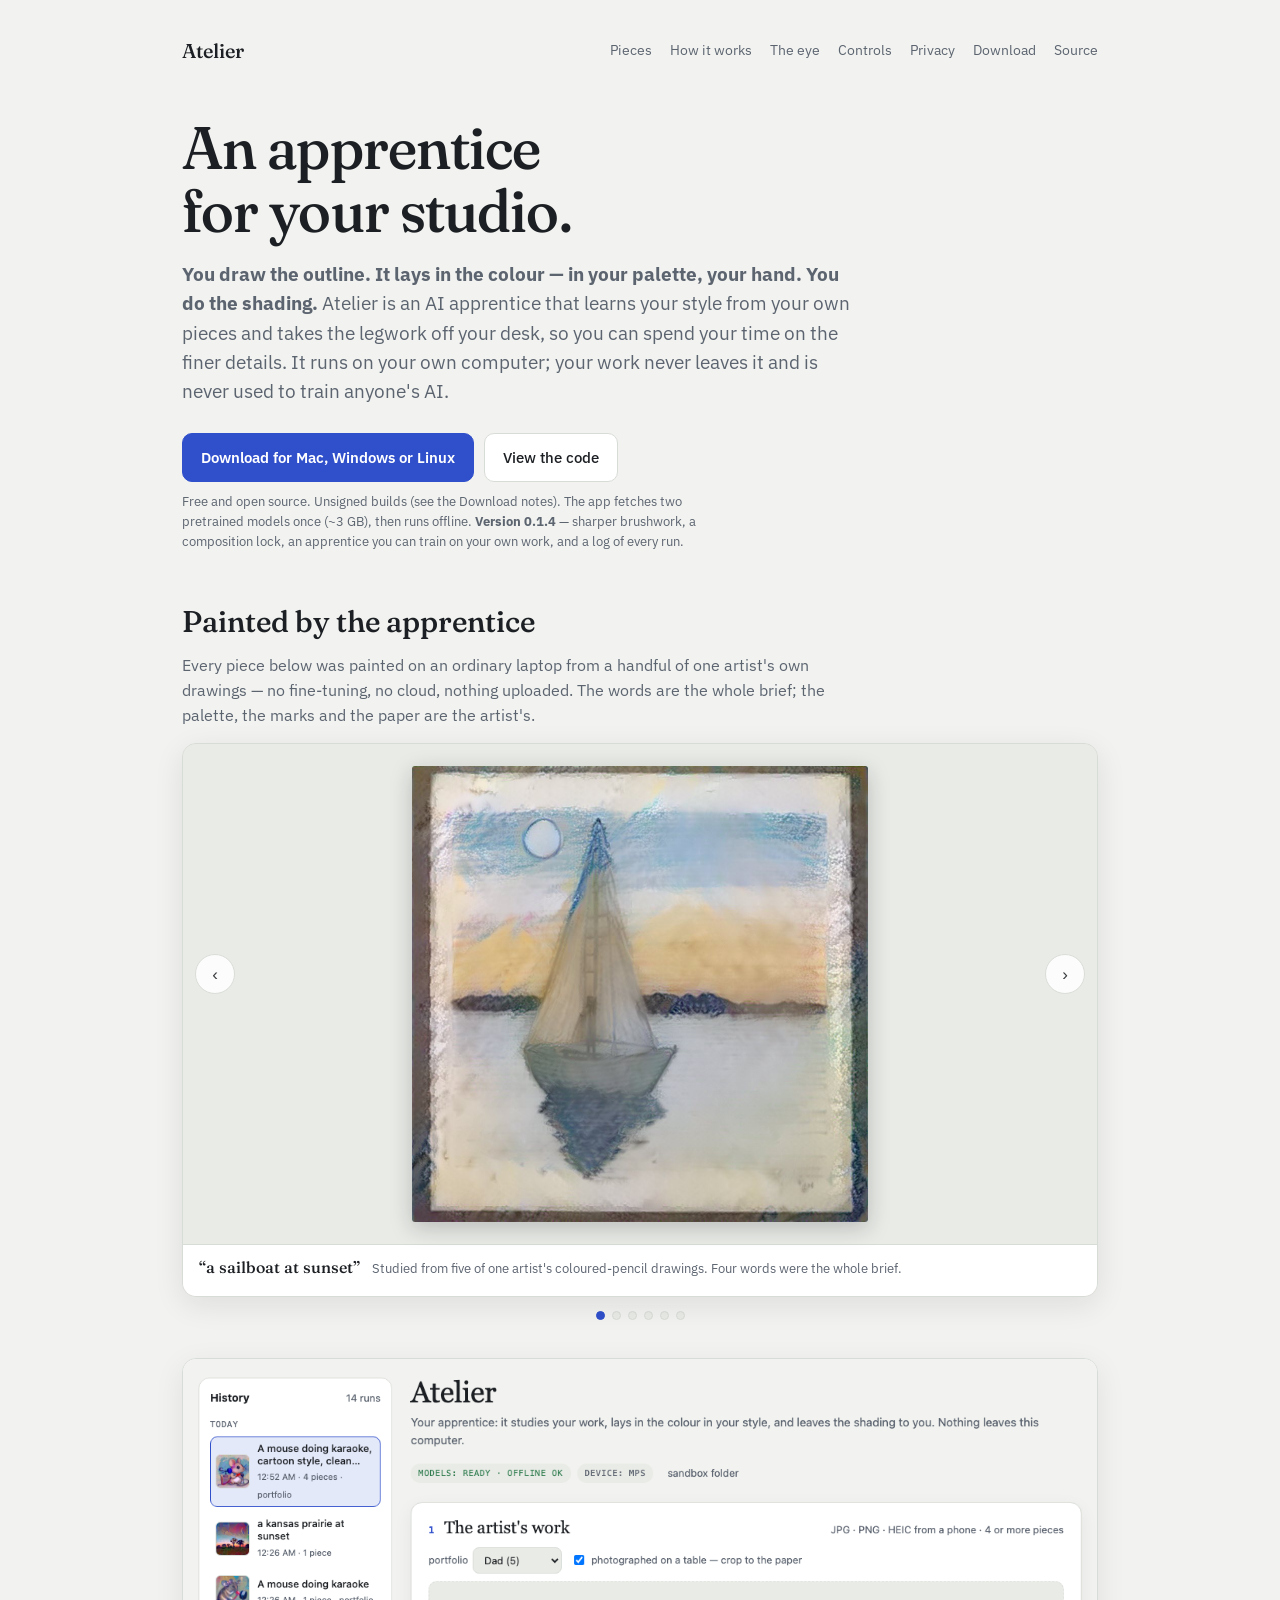
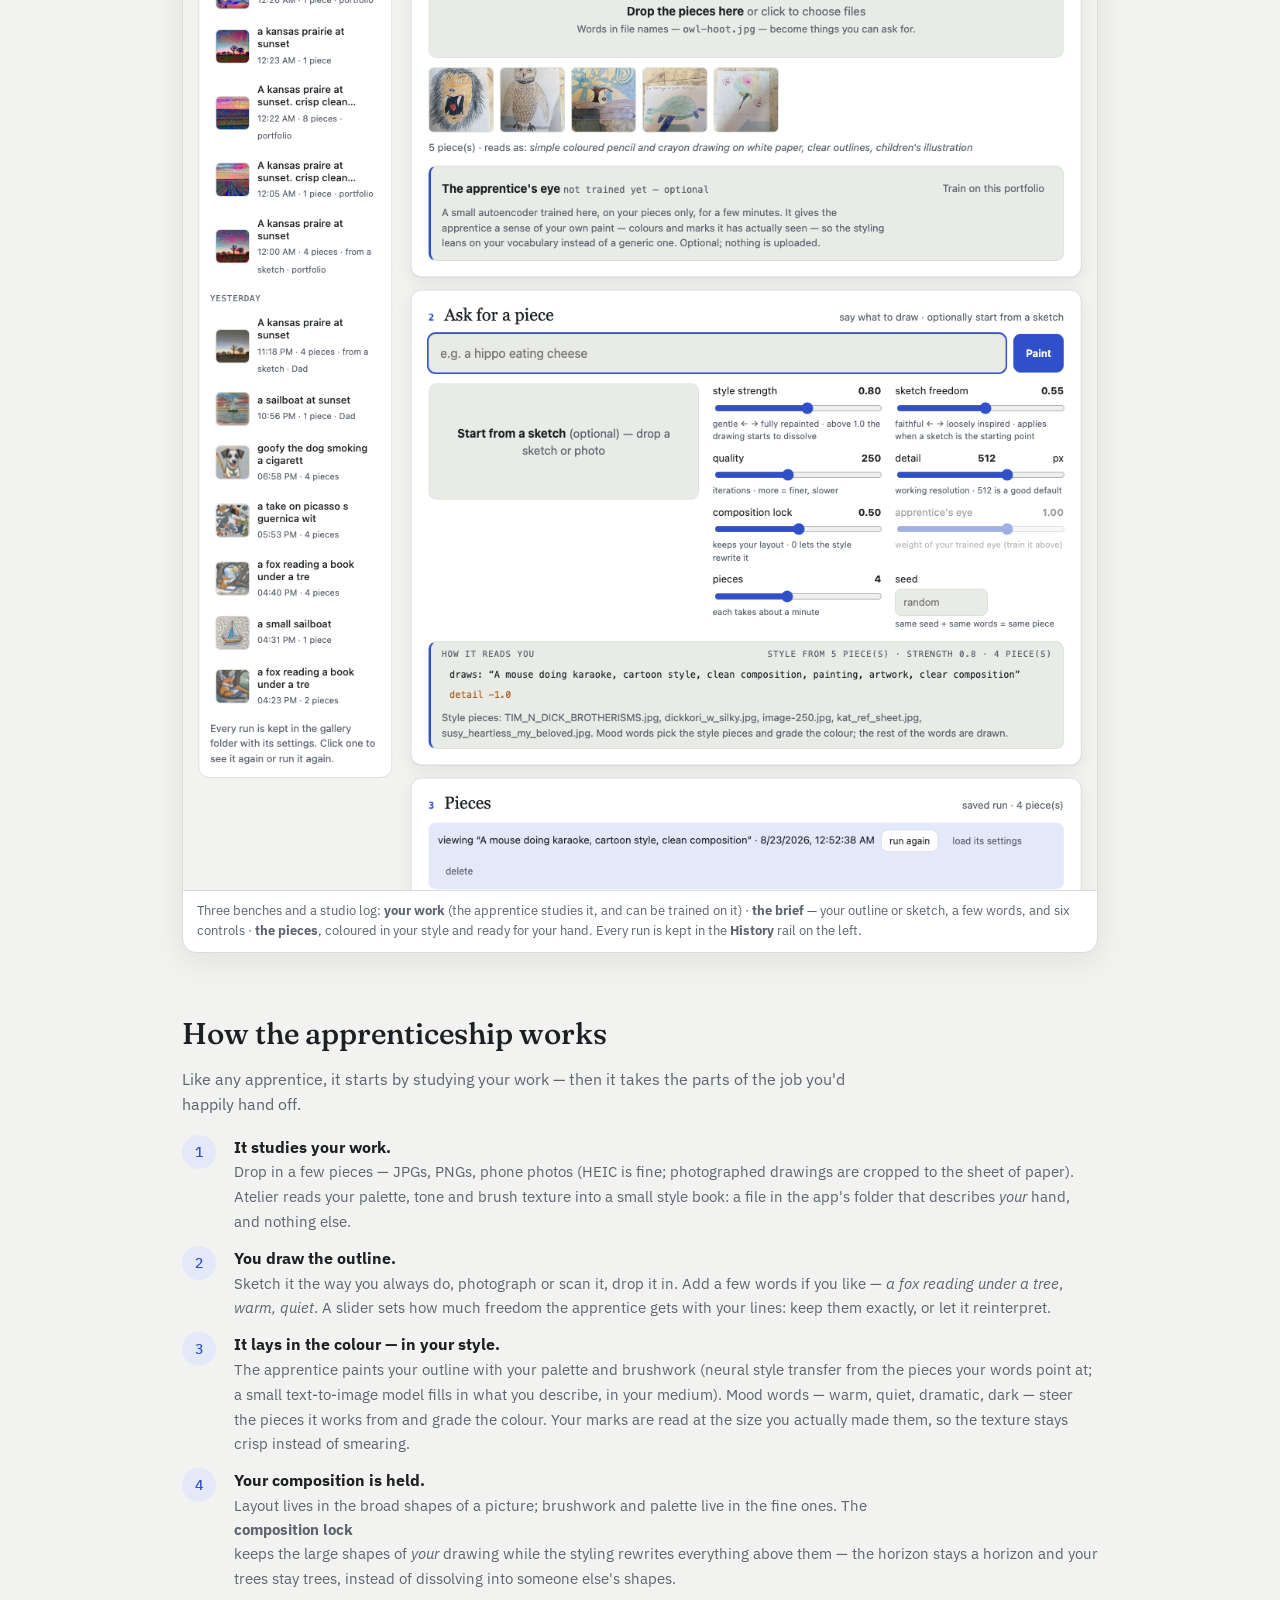
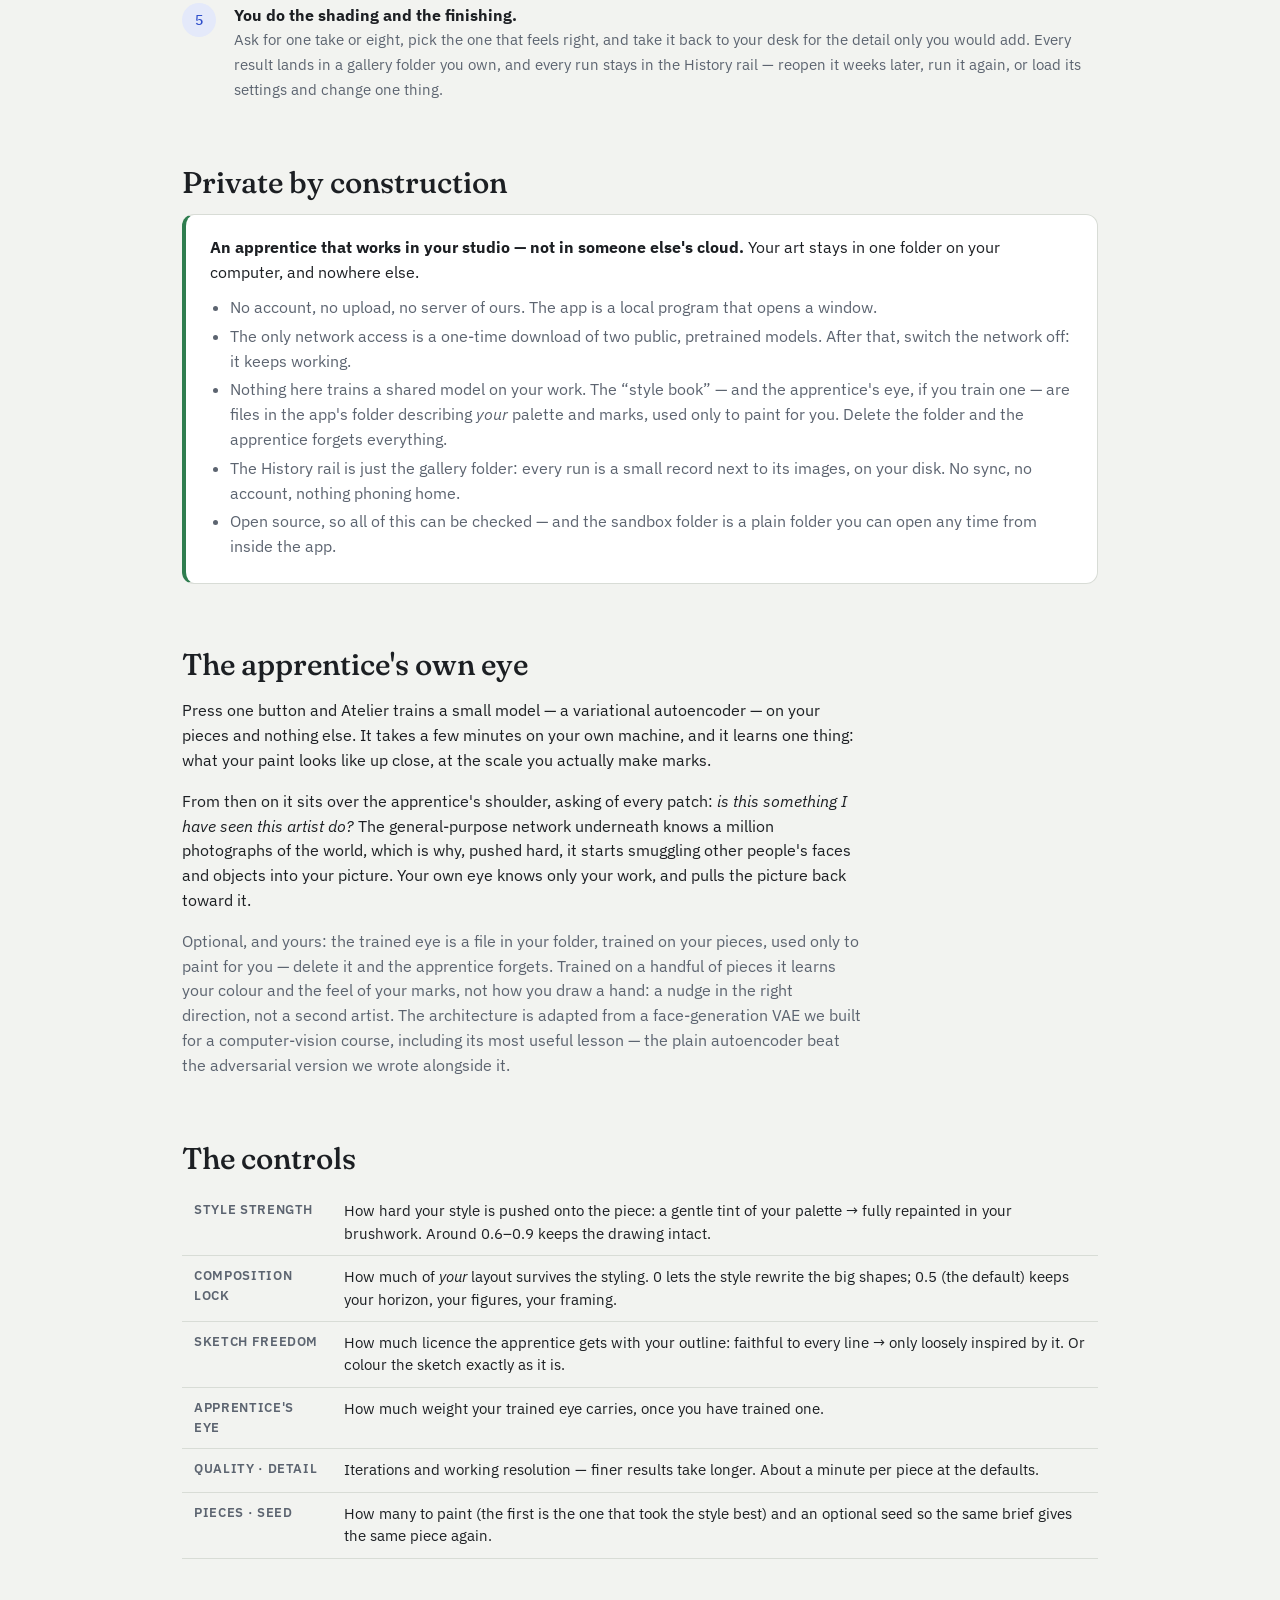
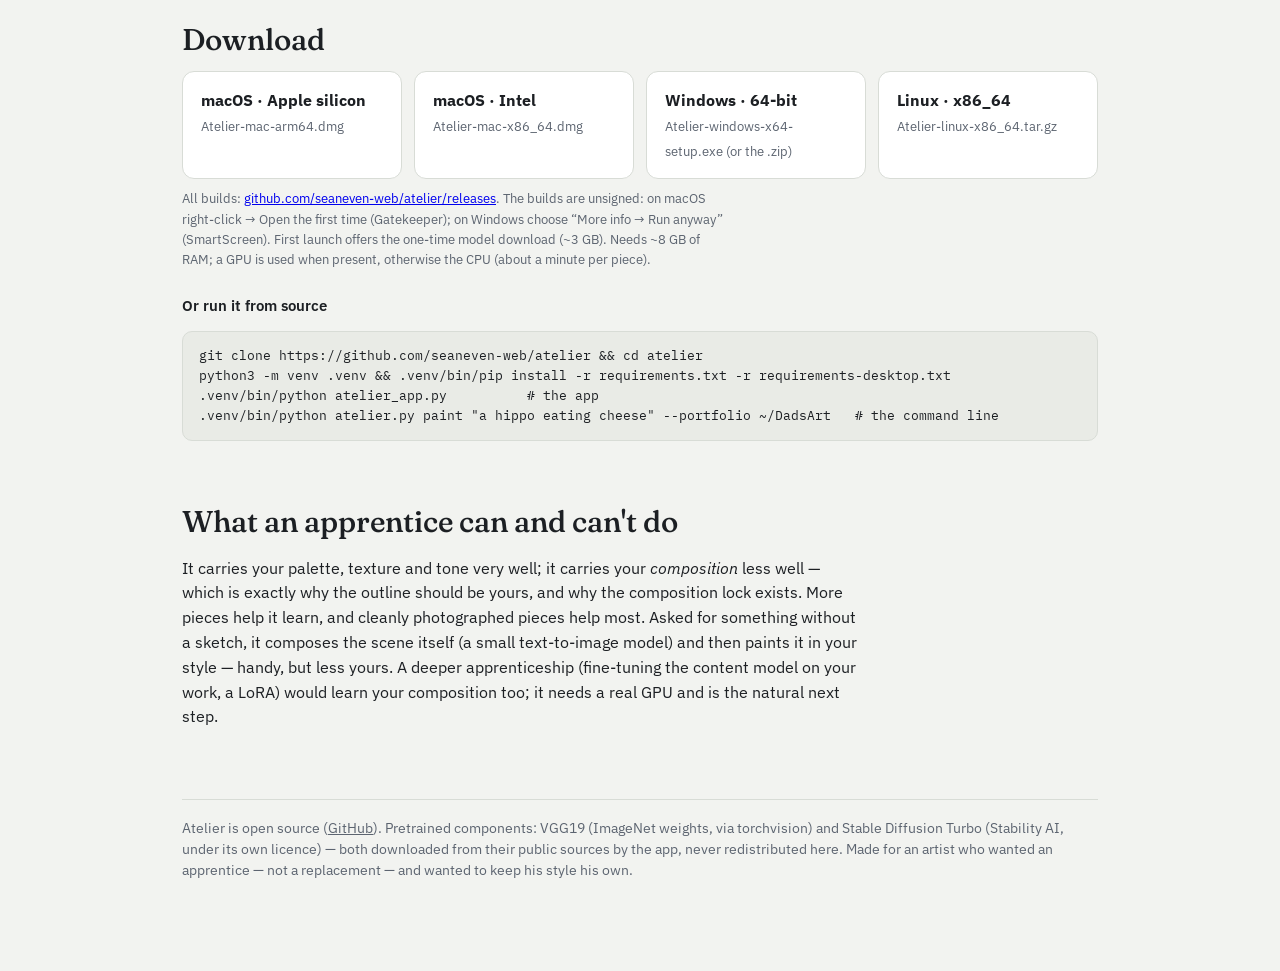
<file: site/index.html>
<!doctype html>
<html lang="en">
<head>
<meta charset="utf-8">
<meta name="viewport" content="width=device-width, initial-scale=1">
<title>Atelier — an apprentice for your studio</title>
<meta name="description" content="Atelier is an AI apprentice that learns your style from your own work. You draw the outline, it lays in the colour in your hand, you do the shading and the finishing. Entirely on your computer — your art never leaves the machine.">
<link rel="icon" href="assets/icon-256.png">
<link rel="stylesheet" href="https://fonts.googleapis.com/css2?family=Fraunces:opsz,wght,SOFT@9..144,400;9..144,500;9..144,600,50&family=IBM+Plex+Sans:wght@400;500;600&family=IBM+Plex+Mono:wght@400;500&display=swap">
<style>
  :root { --bg:#F2F3F0; --surface:#fff; --surface-2:#E9EBE6; --ink:#1C1F23; --muted:#5C6470; --line:#D8DCD6; --accent:#2F4FCB; --accent-ink:#fff; --accent-soft:#E4E9FA; --ok:#2F7D4F; --warn:#A8601F; }
  @media (prefers-color-scheme: dark) { :root { --bg:#15181C; --surface:#1E2227; --surface-2:#262B31; --ink:#E9EAE6; --muted:#9AA3AE; --line:#2E343B; --accent:#8196FF; --accent-ink:#0E1220; --accent-soft:#232A45; --ok:#6FBF8A; --warn:#E0A466; } }
  * { box-sizing:border-box; } body { margin:0; background:var(--bg); color:var(--ink); font:16px/1.55 "IBM Plex Sans",system-ui,sans-serif; }
  .wrap { max-width:960px; margin:0 auto; padding:40px 22px 90px; }
  nav { display:flex; gap:18px; align-items:center; font-size:14px; color:var(--muted); margin-bottom:54px; flex-wrap:wrap; }
  nav b { color:var(--ink); font:500 20px/1 Fraunces,Georgia,serif; margin-right:auto; }
  nav a { color:var(--muted); text-decoration:none; } nav a:hover { color:var(--ink); }
  h1 { font:500 clamp(36px,6vw,60px)/1.05 Fraunces,Georgia,serif; font-variation-settings:"SOFT" 50,"opsz" 72; letter-spacing:-.015em; margin:0 0 18px; text-wrap:balance; max-width:18ch; }
  .lede { font-size:19px; color:var(--muted); max-width:62ch; margin:0 0 26px; }
  .cta { display:flex; gap:10px; flex-wrap:wrap; align-items:center; }
  .btn { display:inline-block; padding:12px 18px; border-radius:10px; border:1px solid var(--line); background:var(--surface); color:var(--ink); text-decoration:none; font-weight:500; font-size:15px; }
  .btn.primary { background:var(--accent); color:var(--accent-ink); border-color:var(--accent); font-weight:600; }
  .btn:hover { border-color:var(--muted); } .btn.primary:hover { filter:brightness(1.08); }
  .note { color:var(--muted); font-size:13px; margin-top:10px; }
  .hero-img { margin:38px 0 0; border:1px solid var(--line); border-radius:14px; overflow:hidden; background:var(--surface); box-shadow:0 8px 30px rgba(20,24,30,.08); }
  .hero-img img { width:100%; display:block; }
  .cap { font-size:13px; color:var(--muted); padding:10px 14px; border-top:1px solid var(--line); }
  section { margin-top:64px; }
  h2 { font:500 30px/1.15 Fraunces,Georgia,serif; font-variation-settings:"SOFT" 50,"opsz" 36; margin:0 0 14px; text-wrap:balance; }
  p { max-width:68ch; } .muted { color:var(--muted); }
  .grid { display:grid; grid-template-columns:repeat(auto-fit,minmax(250px,1fr)); gap:14px; }
  .card { background:var(--surface); border:1px solid var(--line); border-radius:12px; padding:18px 20px; }
  .card h3 { margin:0 0 6px; font:600 15px/1.3 "IBM Plex Sans",sans-serif; } .card p { margin:0; color:var(--muted); font-size:14.5px; }
  .num { font:500 12px/1 "IBM Plex Mono",monospace; color:var(--accent); letter-spacing:.08em; margin-bottom:8px; display:block; }
  .steps { counter-reset:s; display:grid; gap:12px; }
  .step { display:grid; grid-template-columns:38px 1fr; gap:14px; align-items:start; }
  .step > i { font:500 14px/1 "IBM Plex Mono",monospace; color:var(--accent); background:var(--accent-soft); border-radius:50%; width:34px; height:34px; display:flex; align-items:center; justify-content:center; font-style:normal; }
  .step b { display:block; } .step span { color:var(--muted); font-size:15px; }
  .priv { background:var(--surface); border:1px solid var(--line); border-left:4px solid var(--ok); border-radius:12px; padding:20px 24px; }
  .priv ul { margin:10px 0 0; padding-left:20px; color:var(--muted); } .priv li { margin:4px 0; }
  table { border-collapse:collapse; width:100%; font-size:14.5px; } td,th { padding:10px 12px; border-bottom:1px solid var(--line); text-align:left; vertical-align:top; } th { font-weight:600; font-size:13px; color:var(--muted); text-transform:uppercase; letter-spacing:.05em; }
  .dl { display:grid; grid-template-columns:repeat(auto-fit,minmax(220px,1fr)); gap:12px; }
  .dl a { display:block; background:var(--surface); border:1px solid var(--line); border-radius:12px; padding:16px 18px; text-decoration:none; color:var(--ink); }
  .dl a:hover { border-color:var(--accent); } .dl b { display:block; } .dl small { color:var(--muted); }
  code { font:400 .92em "IBM Plex Mono",monospace; background:var(--surface-2); padding:2px 6px; border-radius:5px; }
  pre { background:var(--surface-2); border:1px solid var(--line); border-radius:10px; padding:14px 16px; overflow-x:auto; font:400 13px/1.55 "IBM Plex Mono",monospace; }

  /* ---- the carousel of pieces ---- */
  .carousel { margin:36px 0 0; }
  .frame { position:relative; border:1px solid var(--line); border-radius:14px; overflow:hidden; background:var(--surface-2); box-shadow:0 8px 30px rgba(20,24,30,.09); }
  .viewport { overflow:hidden; }
  .track { display:flex; transition:transform .55s cubic-bezier(.4,0,.2,1); }
  .slide { flex:0 0 100%; min-width:0; }
  .slide figure { margin:0; }
  .slide figure { margin:0; }
  .pic { display:flex; align-items:center; justify-content:center; padding:22px; background:var(--surface-2); height:clamp(300px,46vw,500px); }
  .pic img { display:block; max-width:100%; max-height:100%; width:auto; height:auto; border-radius:3px; box-shadow:0 6px 22px rgba(20,24,30,.22); }
  .slide figcaption { border-top:1px solid var(--line); background:var(--surface); padding:12px 16px; display:flex; gap:12px; align-items:baseline; flex-wrap:wrap; min-height:52px; }
  .slide figcaption b { font:500 16px/1.35 Fraunces,Georgia,serif; }
  .slide figcaption span { color:var(--muted); font-size:13px; }
  .arrow { position:absolute; top:calc(50% - 46px); transform:translateY(-50%); width:40px; height:40px; border-radius:50%; border:1px solid var(--line); background:var(--surface); color:var(--ink); font-size:17px; line-height:1; cursor:pointer; display:flex; align-items:center; justify-content:center; opacity:.85; }
  .arrow:hover { opacity:1; border-color:var(--muted); } .arrow.prev { left:12px; } .arrow.next { right:12px; }
  .arrow:focus-visible { outline:2px solid var(--accent); outline-offset:2px; }
  .dots { display:flex; gap:7px; justify-content:center; margin-top:14px; flex-wrap:wrap; }
  .dots button { width:9px; height:9px; padding:0; border-radius:50%; border:1px solid var(--line); background:var(--surface-2); cursor:pointer; }
  .dots button[aria-current="true"] { background:var(--accent); border-color:var(--accent); }
  .dots button:focus-visible { outline:2px solid var(--accent); outline-offset:2px; }
  @media (prefers-reduced-motion: reduce) { .track { transition:none; } }
  @media (max-width:560px) { .arrow { display:none; } .slide figcaption { min-height:0; padding:11px 14px; } .pic { padding:10px; height:clamp(300px,74vw,420px); } }
  footer { margin-top:70px; color:var(--muted); font-size:13.5px; border-top:1px solid var(--line); padding-top:18px; }
  footer a { color:inherit; }
</style>
</head>
<body>
<div class="wrap">
  <nav><b>Atelier</b><a href="#pieces">Pieces</a><a href="#how">How it works</a><a href="#eye">The eye</a><a href="#controls">Controls</a><a href="#privacy">Privacy</a><a href="#download">Download</a><a href="https://github.com/seaneven-web/atelier">Source</a></nav>

  <h1>An apprentice for your studio.</h1>
  <p class="lede"><b>You draw the outline. It lays in the colour — in your palette, your hand. You do the shading.</b> Atelier is an AI apprentice that learns your style from your own pieces and takes the legwork off your desk, so you can spend your time on the finer details. It runs on your own computer; your work never leaves it and is never used to train anyone's AI.</p>
  <div class="cta">
    <a class="btn primary" href="#download">Download for Mac, Windows or Linux</a>
    <a class="btn" href="https://github.com/seaneven-web/atelier">View the code</a>
  </div>
  <p class="note">Free and open source. Unsigned builds (see the Download notes). The app fetches two pretrained models once (~3 GB), then runs offline. <b>Version 0.1.4</b> — sharper brushwork, a composition lock, an apprentice you can train on your own work, and a log of every run.</p>


  <section class="carousel" id="pieces" style="margin-top:52px">
    <h2>Painted by the apprentice</h2>
    <p class="muted" style="margin:0 0 16px">Every piece below was painted on an ordinary laptop from a handful of one artist's own drawings &mdash; no fine-tuning, no cloud, nothing uploaded. The words are the whole brief; the palette, the marks and the paper are the artist's.</p>
    <div class="frame" role="region" aria-roledescription="carousel" aria-label="Pieces painted by Atelier">
      <div class="viewport"><div class="track" id="track">
<!-- slides:start -->
        <div class="slide" role="group" aria-roledescription="slide" aria-label="1 of 6">
          <figure><div class="pic"><img src="assets/gallery/sailboat-at-sunset.jpg" alt="a sailboat at sunset — painted in the artist's style" width="900" height="900"></div>
          <figcaption><b>&ldquo;a sailboat at sunset&rdquo;</b> <span>Studied from five of one artist&#x27;s coloured-pencil drawings. Four words were the whole brief.</span></figcaption></figure>
        </div>
        <div class="slide" role="group" aria-roledescription="slide" aria-label="2 of 6">
          <figure><div class="pic"><img src="assets/gallery/hippo-eating-cheese.jpg" alt="a hippo eating cheese — painted in the artist's style" loading=lazy width="900" height="900"></div>
          <figcaption><b>&ldquo;a hippo eating cheese&rdquo;</b> <span>The same five drawings. The paper, the pencil and the palette are the artist&#x27;s; the hippo is not.</span></figcaption></figure>
        </div>
        <div class="slide" role="group" aria-roledescription="slide" aria-label="3 of 6">
          <figure><div class="pic"><img src="assets/gallery/prairie-at-sunset.jpg" alt="a Kansas prairie at sunset — painted in the artist's style" loading=lazy width="900" height="900"></div>
          <figcaption><b>&ldquo;a Kansas prairie at sunset&rdquo;</b> <span>No sketch given — the apprentice composed it, then painted it in the artist&#x27;s hand.</span></figcaption></figure>
        </div>
        <div class="slide" role="group" aria-roledescription="slide" aria-label="4 of 6">
          <figure><div class="pic"><img src="assets/gallery/fox-reading.jpg" alt="a fox reading a book under a tree — painted in the artist's style" loading=lazy width="900" height="900"></div>
          <figcaption><b>&ldquo;a fox reading a book under a tree&rdquo;</b> <span>Roughly a minute on a 2019 laptop — no GPU cluster, no fine-tuning, no upload.</span></figcaption></figure>
        </div>
        <div class="slide" role="group" aria-roledescription="slide" aria-label="5 of 6">
          <figure><div class="pic"><img src="assets/gallery/heron-at-dawn.jpg" alt="a heron standing in shallow water at dawn — painted in the artist's style" loading=lazy width="900" height="900"></div>
          <figcaption><b>&ldquo;a heron standing in shallow water at dawn&rdquo;</b> <span>A different artist&#x27;s portfolio — the same engine, a completely different hand.</span></figcaption></figure>
        </div>
        <div class="slide" role="group" aria-roledescription="slide" aria-label="6 of 6">
          <figure><div class="pic"><img src="assets/gallery/mouse-karaoke.jpg" alt="a mouse doing karaoke — painted in the artist's style" loading=lazy width="900" height="900"></div>
          <figcaption><b>&ldquo;a mouse doing karaoke&rdquo;</b> <span>That second portfolio again: bolder colour, heavier ink, its own way of drawing a face.</span></figcaption></figure>
        </div>
<!-- slides:end -->
      </div></div>
      <button class="arrow prev" id="cprev" type="button" aria-label="Previous piece">&#8249;</button>
      <button class="arrow next" id="cnext" type="button" aria-label="Next piece">&#8250;</button>
    </div>
    <div class="dots" id="cdots"></div>
  </section>

  <figure class="hero-img" style="margin-top:38px">
    <img src="assets/app.png" alt="The Atelier app: your pieces, your outline and a prompt with sliders, and the coloured results">
    <figcaption class="cap">Three benches and a studio log: <b>your work</b> (the apprentice studies it, and can be trained on it) · <b>the brief</b> — your outline or sketch, a few words, and six controls · <b>the pieces</b>, coloured in your style and ready for your hand. Every run is kept in the <b>History</b> rail on the left.</figcaption>
  </figure>

  <section id="how">
    <h2>How the apprenticeship works</h2>
    <p class="muted">Like any apprentice, it starts by studying your work — then it takes the parts of the job you'd happily hand off.</p>
    <div class="steps" style="margin-top:18px">
      <div class="step"><i>1</i><div><b>It studies your work.</b><span>Drop in a few pieces — JPGs, PNGs, phone photos (HEIC is fine; photographed drawings are cropped to the sheet of paper). Atelier reads your palette, tone and brush texture into a small style book: a file in the app's folder that describes <em>your</em> hand, and nothing else.</span></div></div>
      <div class="step"><i>2</i><div><b>You draw the outline.</b><span>Sketch it the way you always do, photograph or scan it, drop it in. Add a few words if you like — <em>a fox reading under a tree</em>, <em>warm, quiet</em>. A slider sets how much freedom the apprentice gets with your lines: keep them exactly, or let it reinterpret.</span></div></div>
      <div class="step"><i>3</i><div><b>It lays in the colour — in your style.</b><span>The apprentice paints your outline with your palette and brushwork (neural style transfer from the pieces your words point at; a small text-to-image model fills in what you describe, in your medium). Mood words — warm, quiet, dramatic, dark — steer the pieces it works from and grade the colour. Your marks are read at the size you actually made them, so the texture stays crisp instead of smearing.</span></div></div>
      <div class="step"><i>4</i><div><b>Your composition is held.</b><span>Layout lives in the broad shapes of a picture; brushwork and palette live in the fine ones. The <b>composition lock</b> keeps the large shapes of <em>your</em> drawing while the styling rewrites everything above them — the horizon stays a horizon and your trees stay trees, instead of dissolving into someone else's shapes.</span></div></div>
      <div class="step"><i>5</i><div><b>You do the shading and the finishing.</b><span>Ask for one take or eight, pick the one that feels right, and take it back to your desk for the detail only you would add. Every result lands in a gallery folder you own, and every run stays in the History rail — reopen it weeks later, run it again, or load its settings and change one thing.</span></div></div>
    </div>
  </section>

  <section id="privacy">
    <h2>Private by construction</h2>
    <div class="priv">
      <b>An apprentice that works in your studio — not in someone else's cloud.</b> Your art stays in one folder on your computer, and nowhere else.
      <ul>
        <li>No account, no upload, no server of ours. The app is a local program that opens a window.</li>
        <li>The only network access is a one-time download of two public, pretrained models. After that, switch the network off: it keeps working.</li>
        <li>Nothing here trains a shared model on your work. The “style book” — and the apprentice's eye, if you train one — are files in the app's folder describing <em>your</em> palette and marks, used only to paint for you. Delete the folder and the apprentice forgets everything.</li>
        <li>The History rail is just the gallery folder: every run is a small record next to its images, on your disk. No sync, no account, nothing phoning home.</li>
        <li>Open source, so all of this can be checked — and the sandbox folder is a plain folder you can open any time from inside the app.</li>
      </ul>
    </div>
  </section>

  <section id="eye">
    <h2>The apprentice's own eye</h2>
    <p>Press one button and Atelier trains a small model — a variational autoencoder — on your pieces and nothing else. It takes a few minutes on your own machine, and it learns one thing: what your paint looks like up close, at the scale you actually make marks.</p>
    <p>From then on it sits over the apprentice's shoulder, asking of every patch: <em>is this something I have seen this artist do?</em> The general-purpose network underneath knows a million photographs of the world, which is why, pushed hard, it starts smuggling other people's faces and objects into your picture. Your own eye knows only your work, and pulls the picture back toward it.</p>
    <p class="muted">Optional, and yours: the trained eye is a file in your folder, trained on your pieces, used only to paint for you — delete it and the apprentice forgets. Trained on a handful of pieces it learns your colour and the feel of your marks, not how you draw a hand: a nudge in the right direction, not a second artist. The architecture is adapted from a face-generation VAE we built for a computer-vision course, including its most useful lesson — the plain autoencoder beat the adversarial version we wrote alongside it.</p>
  </section>

  <section id="controls">
    <h2>The controls</h2>
    <table>
      <tr><th>Style strength</th><td>How hard your style is pushed onto the piece: a gentle tint of your palette → fully repainted in your brushwork. Around 0.6–0.9 keeps the drawing intact.</td></tr>
      <tr><th>Composition lock</th><td>How much of <em>your</em> layout survives the styling. 0 lets the style rewrite the big shapes; 0.5 (the default) keeps your horizon, your figures, your framing.</td></tr>
      <tr><th>Sketch freedom</th><td>How much licence the apprentice gets with your outline: faithful to every line → only loosely inspired by it. Or colour the sketch exactly as it is.</td></tr>
      <tr><th>Apprentice's eye</th><td>How much weight your trained eye carries, once you have trained one.</td></tr>
      <tr><th>Quality · detail</th><td>Iterations and working resolution — finer results take longer. About a minute per piece at the defaults.</td></tr>
      <tr><th>Pieces · seed</th><td>How many to paint (the first is the one that took the style best) and an optional seed so the same brief gives the same piece again.</td></tr>
    </table>
  </section>

  <section id="download">
    <h2>Download</h2>
    <div class="dl">
      <a href="https://github.com/seaneven-web/atelier/releases/latest/download/Atelier-mac-arm64.dmg"><b>macOS · Apple silicon</b><small>Atelier-mac-arm64.dmg</small></a>
      <a href="https://github.com/seaneven-web/atelier/releases/latest/download/Atelier-mac-x86_64.dmg"><b>macOS · Intel</b><small>Atelier-mac-x86_64.dmg</small></a>
      <a href="https://github.com/seaneven-web/atelier/releases/latest/download/Atelier-windows-x64-setup.exe"><b>Windows · 64-bit</b><small>Atelier-windows-x64-setup.exe (or the .zip)</small></a>
      <a href="https://github.com/seaneven-web/atelier/releases/latest/download/Atelier-linux-x86_64.tar.gz"><b>Linux · x86_64</b><small>Atelier-linux-x86_64.tar.gz</small></a>
    </div>
    <p class="note">All builds: <a href="https://github.com/seaneven-web/atelier/releases">github.com/seaneven-web/atelier/releases</a>. The builds are unsigned: on macOS right-click → Open the first time (Gatekeeper); on Windows choose “More info → Run anyway” (SmartScreen). First launch offers the one-time model download (~3 GB). Needs ~8 GB of RAM; a GPU is used when present, otherwise the CPU (about a minute per piece).</p>
    <h3 style="margin-top:26px;font:600 15px/1.3 'IBM Plex Sans',sans-serif">Or run it from source</h3>
<pre>git clone https://github.com/seaneven-web/atelier && cd atelier
python3 -m venv .venv && .venv/bin/pip install -r requirements.txt -r requirements-desktop.txt
.venv/bin/python atelier_app.py          # the app
.venv/bin/python atelier.py paint "a hippo eating cheese" --portfolio ~/DadsArt   # the command line</pre>
  </section>

  <section>
    <h2>What an apprentice can and can't do</h2>
    <p>It carries your palette, texture and tone very well; it carries your <em>composition</em> less well — which is exactly why the outline should be yours, and why the composition lock exists. More pieces help it learn, and cleanly photographed pieces help most. Asked for something without a sketch, it composes the scene itself (a small text-to-image model) and then paints it in your style — handy, but less yours. A deeper apprenticeship (fine-tuning the content model on your work, a LoRA) would learn your composition too; it needs a real GPU and is the natural next step.</p>
  </section>

  <footer>Atelier is open source (<a href="https://github.com/seaneven-web/atelier">GitHub</a>). Pretrained components: VGG19 (ImageNet weights, via torchvision) and Stable Diffusion Turbo (Stability AI, under its own licence) — both downloaded from their public sources by the app, never redistributed here. Made for an artist who wanted an apprentice — not a replacement — and wanted to keep his style his own.</footer>
</div>

<script>
(function () {
  var track = document.getElementById('track'); if (!track) return;
  var slides = Array.prototype.slice.call(track.children);
  var dots = document.getElementById('cdots'), i = 0, timer = null;
  var reduce = window.matchMedia('(prefers-reduced-motion: reduce)').matches;
  slides.forEach(function (s, n) {
    var b = document.createElement('button');
    b.type = 'button'; b.setAttribute('aria-label', 'Piece ' + (n + 1) + ' of ' + slides.length);
    b.addEventListener('click', function () { go(n); rest(); });
    dots.appendChild(b);
  });
  function go(n) {
    i = (n + slides.length) % slides.length;
    track.style.transform = 'translateX(' + (-i * 100) + '%)';
    slides.forEach(function (s, k) { s.setAttribute('aria-hidden', k === i ? 'false' : 'true'); });
    Array.prototype.forEach.call(dots.children, function (d, k) { d.setAttribute('aria-current', k === i ? 'true' : 'false'); });
  }
  function rest() { if (timer) { clearInterval(timer); } start(); }
  function start() { if (!reduce) { timer = setInterval(function () { go(i + 1); }, 6000); } }
  function stop() { clearInterval(timer); timer = null; }
  document.getElementById('cprev').addEventListener('click', function () { go(i - 1); rest(); });
  document.getElementById('cnext').addEventListener('click', function () { go(i + 1); rest(); });
  var frame = track.closest('.frame');
  frame.addEventListener('mouseenter', stop); frame.addEventListener('mouseleave', start);
  frame.addEventListener('focusin', stop); frame.addEventListener('focusout', start);
  document.addEventListener('visibilitychange', function () { document.hidden ? stop() : start(); });
  document.getElementById('pieces').addEventListener('keydown', function (e) {
    if (e.key === 'ArrowLeft') { go(i - 1); rest(); } else if (e.key === 'ArrowRight') { go(i + 1); rest(); }
  });
  var x0 = null;
  frame.addEventListener('touchstart', function (e) { x0 = e.touches[0].clientX; stop(); }, { passive: true });
  frame.addEventListener('touchend', function (e) {
    if (x0 === null) return;
    var dx = e.changedTouches[0].clientX - x0; x0 = null;
    if (Math.abs(dx) > 40) { go(i + (dx < 0 ? 1 : -1)); }
    start();
  });
  go(0); start();
})();
</script>
</body>
</html>
</file>
